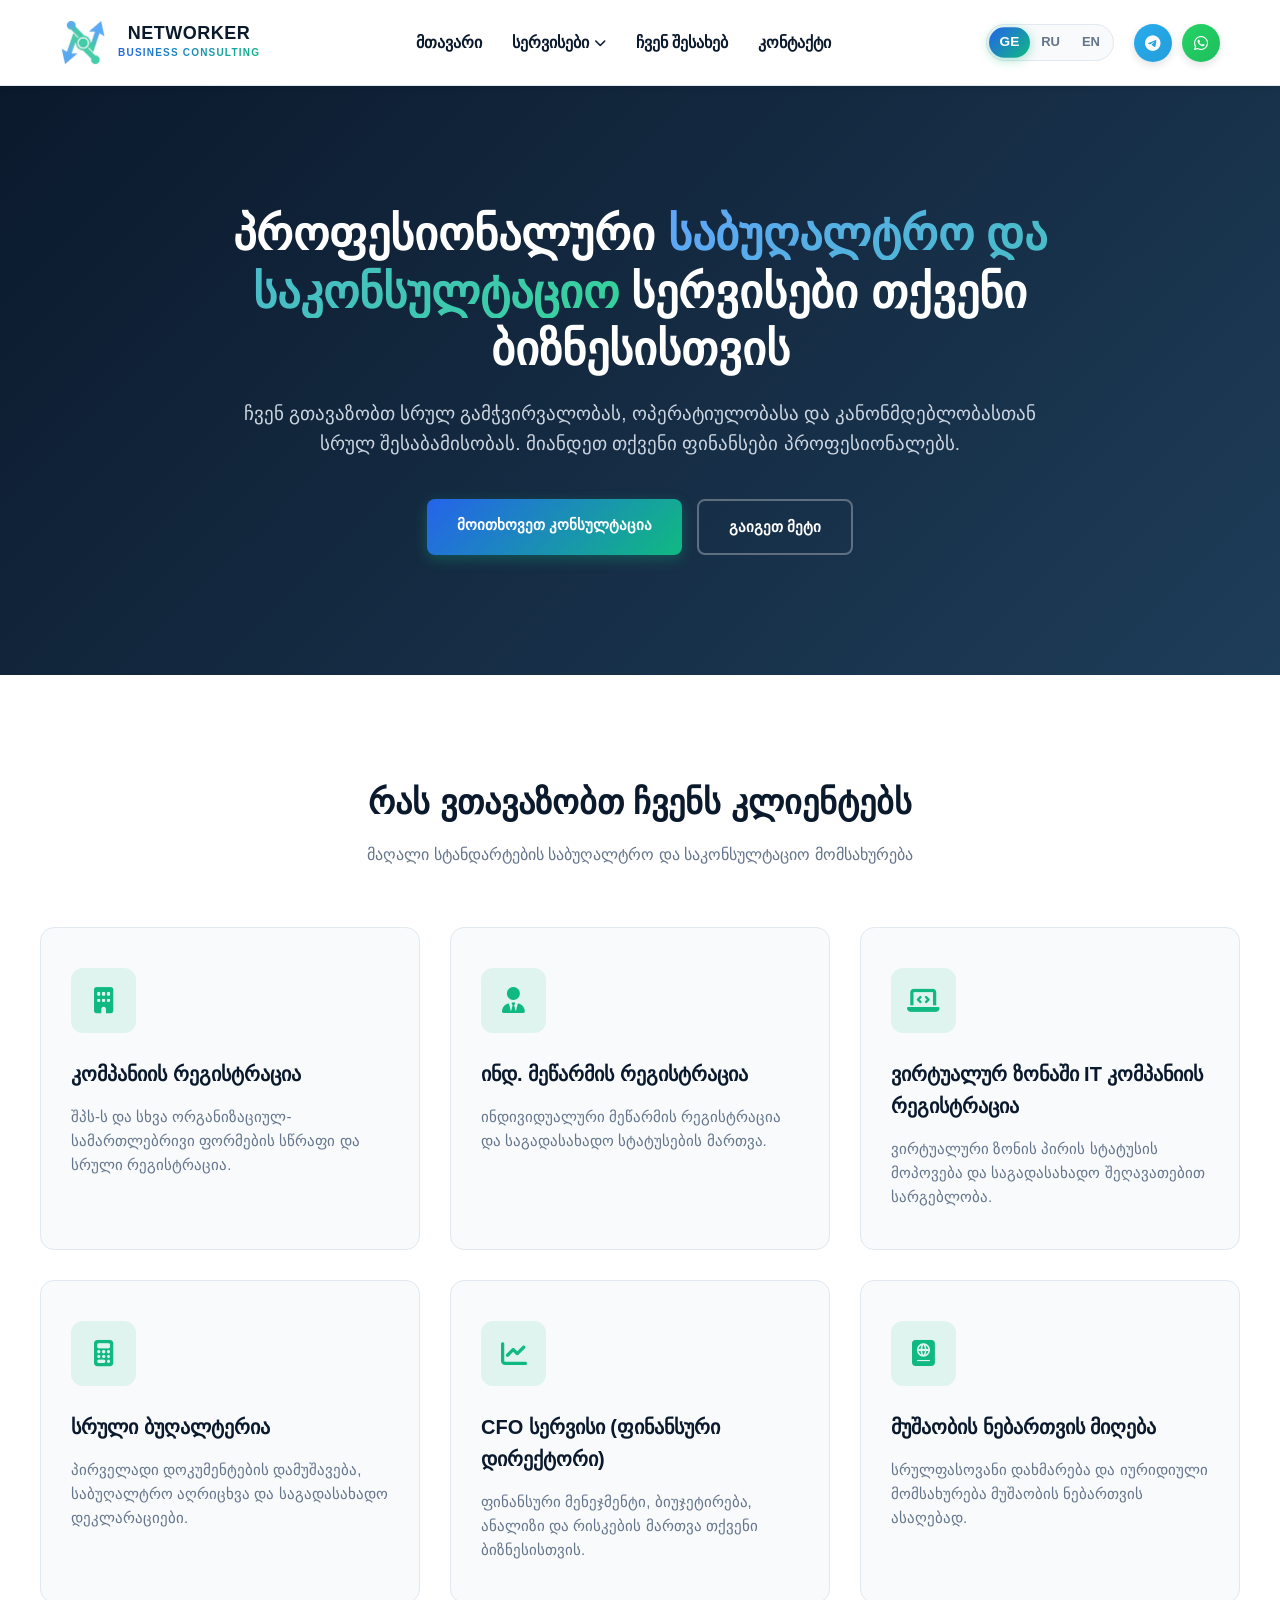
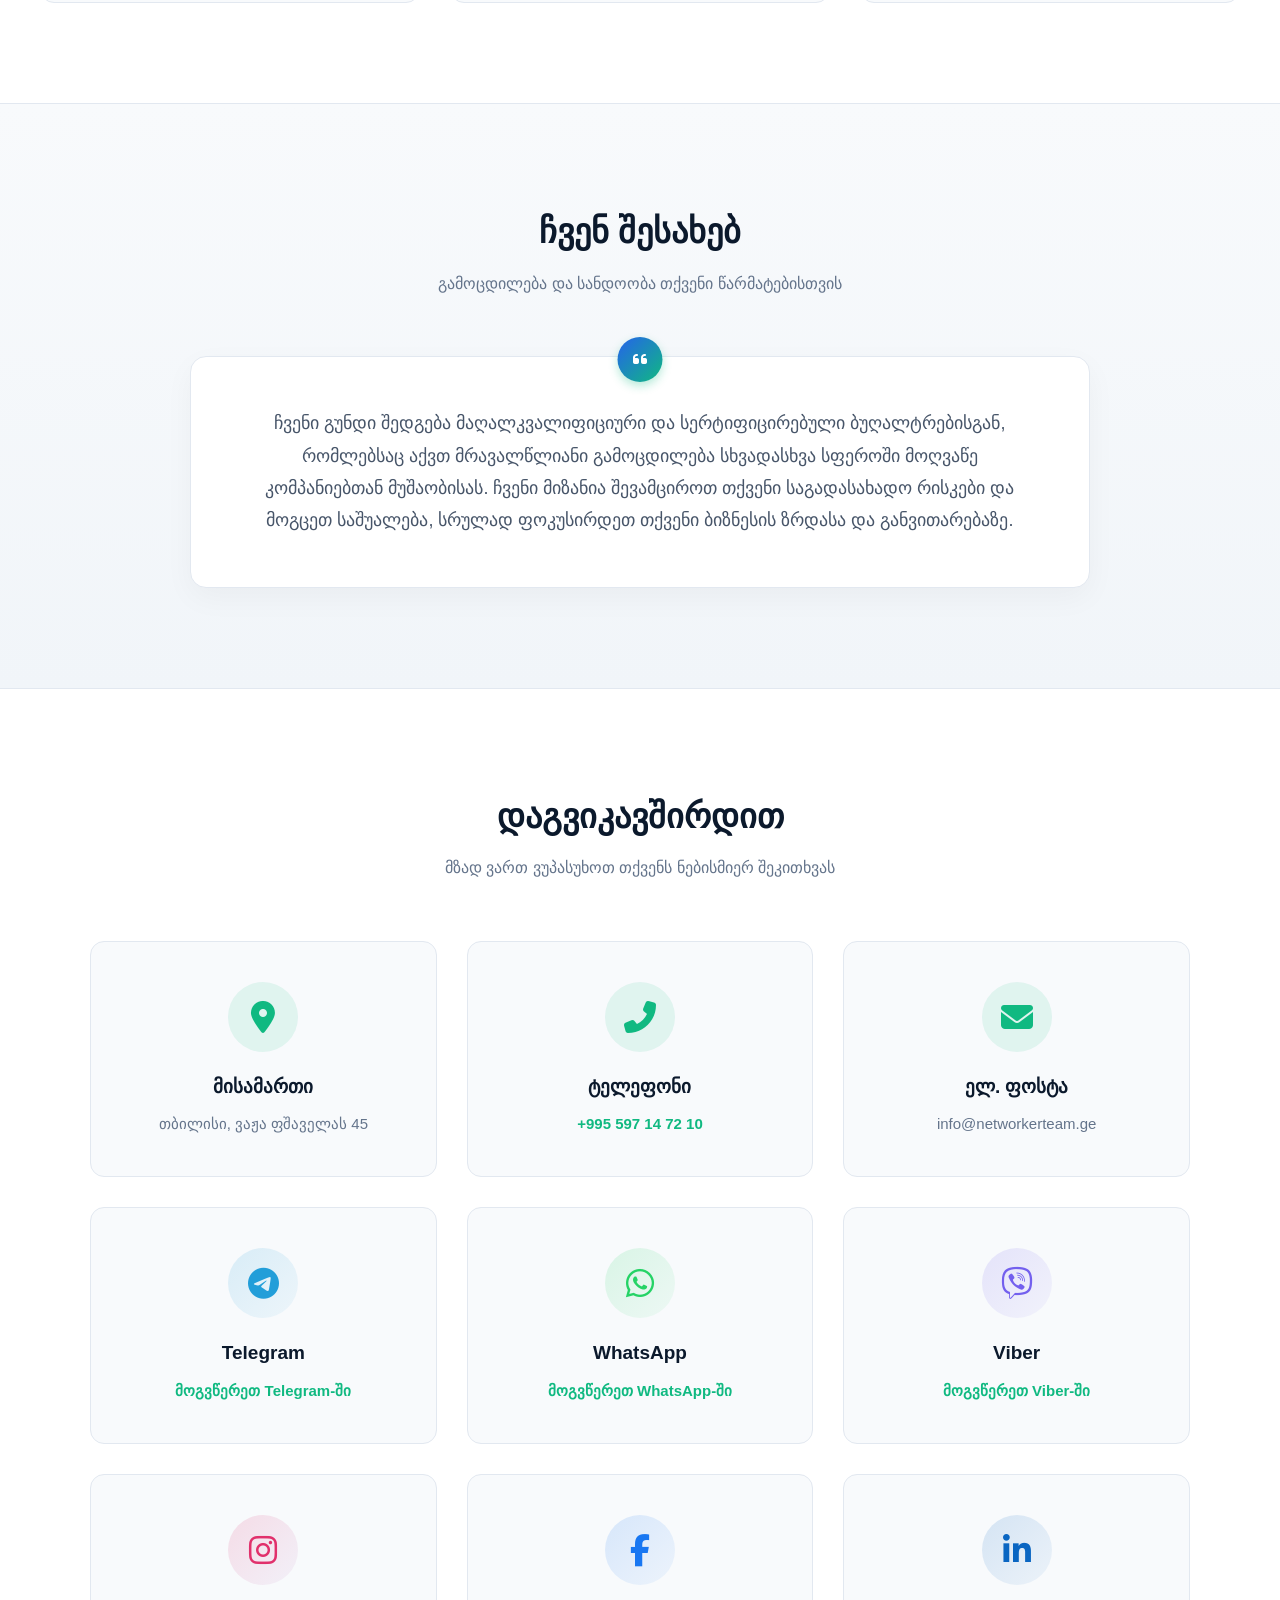
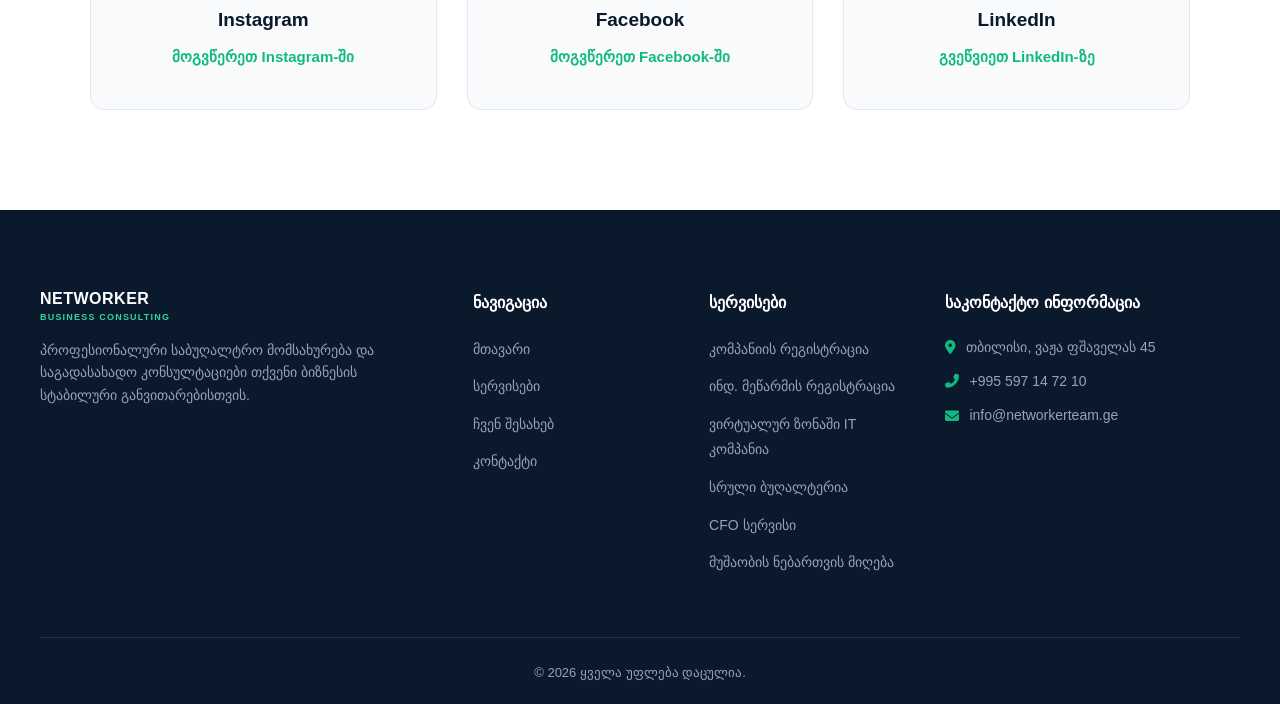
<file: index.html>
<!doctype html>
<html lang="ka">
  <head>
    <meta charset="UTF-8" />
    <meta name="viewport" content="width=device-width, initial-scale=1.0" />
    <title>პროფესიონალური საბუღალტრო მომსახურება - Accounting Services</title>
    <link rel="stylesheet" href="style.css" />
    <link
      rel="stylesheet"
      href="https://cdnjs.cloudflare.com/ajax/libs/font-awesome/6.4.0/css/all.min.css"
    />
  </head>
  <body>
    <!-- HEADER -->
    <header class="site-header">
      <div class="header-container">
        <div class="logo">
          <a href="#" class="brand-logo-link smooth-scroll" data-target="#">
            <img src="images/logo main.svg" alt="Logo" class="logo-img" />
            <div class="brand-text-container">
              <span class="brand-title">NETWORKER</span>
              <span class="brand-subtitle">BUSINESS CONSULTING</span>
            </div>
          </a>
        </div>

        <nav class="main-nav" id="mainNav">
          <ul class="nav-list">
            <li class="nav-item">
              <a href="#" class="smooth-scroll" data-target="#">მთავარი</a>
            </li>
            <li class="nav-item has-mega-menu">
              <a href="#services" class="services-toggle-link"
                >სერვისები <i class="fas fa-chevron-down nav-arrow"></i
              ></a>
              <div class="mega-menu">
                <div class="mega-menu-content">
                  <div class="mega-column" style="grid-column: span 12">
                    <h4>ჩვენი სერვისები</h4>
                    <ul class="services-dropdown-list">
                      <li>
                        <a href="#services" class="smooth-scroll"
                          ><i class="fas fa-building"></i> კომპანიის
                          რეგისტრაცია</a
                        >
                      </li>
                      <li>
                        <a href="#services" class="smooth-scroll"
                          ><i class="fas fa-user-tie"></i> ინდ. მეწარმის
                          რეგისტრაცია</a
                        >
                      </li>
                      <li>
                        <a href="#services" class="smooth-scroll"
                          ><i class="fas fa-laptop-code"></i> ვირტუალურ ზონაში
                          IT კომპანიის რეგისტრაცია</a
                        >
                      </li>
                      <li>
                        <a href="#services" class="smooth-scroll"
                          ><i class="fas fa-calculator"></i> სრული ბუღალტერია</a
                        >
                      </li>
                      <li>
                        <a href="#services" class="smooth-scroll"
                          ><i class="fas fa-chart-line"></i> CFO სერვისი
                          (ფინანსური დირექტორი)</a
                        >
                      </li>
                      <li>
                        <a href="#services" class="smooth-scroll"
                          ><i class="fas fa-passport"></i> მუშაობის ნებართვის
                          მიღება</a
                        >
                      </li>
                    </ul>
                  </div>
                </div>
              </div>
            </li>
            <li class="nav-item">
              <a href="#about" class="smooth-scroll">ჩვენ შესახებ</a>
            </li>
            <li class="nav-item">
              <a href="#contact" class="smooth-scroll">კონტაქტი</a>
            </li>
          </ul>
        </nav>

        <div class="header-utils">
          <div class="lang-switch-modern">
            <a href="index.html" class="lang-pill active" data-lang="ge">GE</a>
            <a href="index_ru.html" class="lang-pill" data-lang="ru">RU</a>
            <a href="index_en.html" class="lang-pill" data-lang="en">EN</a>
          </div>
          <div class="social-links header-socials-desktop">
            <a
              href="https://t.me/+995597205252"
              target="_blank"
              class="social-link telegram"
              title="Telegram"
              ><i class="fab fa-telegram-plane"></i
            ></a>
            <a
              href="https://wa.me/995597147210"
              target="_blank"
              class="social-link whatsapp"
              title="WhatsApp"
              ><i class="fab fa-whatsapp"></i
            ></a>
          </div>
          <button class="mobile-menu-toggle" id="menuToggle">
            <i class="fas fa-bars"></i>
          </button>
        </div>
      </div>
    </header>

    <!-- HERO SECTION -->
    <section class="hero-section">
      <div class="hero-container">
        <div class="hero-content">
          <h1>
            პროფესიონალური <span>საბუღალტრო და საკონსულტაციო</span> სერვისები
            თქვენი ბიზნესისთვის
          </h1>
          <p>
            ჩვენ გთავაზობთ სრულ გამჭვირვალობას, ოპერატიულობასა და
            კანონმდებლობასთან სრულ შესაბამისობას. მიანდეთ თქვენი ფინანსები
            პროფესიონალებს.
          </p>
          <div class="hero-buttons">
            <a href="#contact" class="btn-primary smooth-scroll"
              >მოითხოვეთ კონსულტაცია</a
            >
            <a href="#services" class="btn-secondary smooth-scroll"
              >გაიგეთ მეტი</a
            >
          </div>
        </div>
      </div>
    </section>

    <!-- SERVICES SECTION -->
    <section class="services-section" id="services">
      <div class="section-container">
        <div class="section-title">
          <h2>რას ვთავაზობთ ჩვენს კლიენტებს</h2>
          <p>მაღალი სტანდარტების საბუღალტრო და საკონსულტაციო მომსახურება</p>
        </div>
        <div class="services-grid">
          <div class="service-card">
            <div class="service-icon"><i class="fas fa-building"></i></div>
            <h3>კომპანიის რეგისტრაცია</h3>
            <p>
              შპს-ს და სხვა ორგანიზაციულ-სამართლებრივი ფორმების სწრაფი და სრული
              რეგისტრაცია.
            </p>
          </div>
          <div class="service-card">
            <div class="service-icon"><i class="fas fa-user-tie"></i></div>
            <h3>ინდ. მეწარმის რეგისტრაცია</h3>
            <p>
              ინდივიდუალური მეწარმის რეგისტრაცია და საგადასახადო სტატუსების
              მართვა.
            </p>
          </div>
          <div class="service-card">
            <div class="service-icon"><i class="fas fa-laptop-code"></i></div>
            <h3>ვირტუალურ ზონაში IT კომპანიის რეგისტრაცია</h3>
            <p>
              ვირტუალური ზონის პირის სტატუსის მოპოვება და საგადასახადო
              შეღავათებით სარგებლობა.
            </p>
          </div>
          <div class="service-card">
            <div class="service-icon"><i class="fas fa-calculator"></i></div>
            <h3>სრული ბუღალტერია</h3>
            <p>
              პირველადი დოკუმენტების დამუშავება, საბუღალტრო აღრიცხვა და
              საგადასახადო დეკლარაციები.
            </p>
          </div>
          <div class="service-card">
            <div class="service-icon"><i class="fas fa-chart-line"></i></div>
            <h3>CFO სერვისი (ფინანსური დირექტორი)</h3>
            <p>
              ფინანსური მენეჯმენტი, ბიუჯეტირება, ანალიზი და რისკების მართვა
              თქვენი ბიზნესისთვის.
            </p>
          </div>
          <div class="service-card">
            <div class="service-icon"><i class="fas fa-passport"></i></div>
            <h3>მუშაობის ნებართვის მიღება</h3>
            <p>
              სრულფასოვანი დახმარება და იურიდიული მომსახურება მუშაობის ნებართვის
              ასაღებად.
            </p>
          </div>
        </div>
      </div>
    </section>

    <!-- ABOUT SECTION -->
    <section class="about-section" id="about">
      <div class="section-container">
        <div class="section-title">
          <h2>ჩვენ შესახებ</h2>
          <p>გამოცდილება და სანდოობა თქვენი წარმატებისთვის</p>
        </div>
        <div class="about-content">
          <p>
            ჩვენი გუნდი შედგება მაღალკვალიფიციური და სერტიფიცირებული
            ბუღალტრებისგან, რომლებსაც აქვთ მრავალწლიანი გამოცდილება სხვადასხვა
            სფეროში მოღვაწე კომპანიებთან მუშაობისას. ჩვენი მიზანია შევამციროთ
            თქვენი საგადასახადო რისკები და მოგცეთ საშუალება, სრულად ფოკუსირდეთ
            თქვენი ბიზნესის ზრდასა და განვითარებაზე.
          </p>
        </div>
      </div>
    </section>

    <!-- CONTACT SECTION -->
    <section class="contact-section" id="contact">
      <div class="section-container">
        <div class="section-title">
          <h2>დაგვიკავშირდით</h2>
          <p>მზად ვართ ვუპასუხოთ თქვენს ნებისმიერ შეკითხვას</p>
        </div>
        <div class="contact-grid">
          <div class="contact-info-card">
            <i class="fas fa-map-marker-alt"></i>
            <h3>მისამართი</h3>
            <p>თბილისი, ვაჟა ფშაველას 45</p>
          </div>
          <div class="contact-info-card phone-card">
            <i class="fas fa-phone-alt"></i>
            <h3>ტელეფონი</h3>
            <p>
              <a href="tel:+995597147210" class="contact-link"
                >+995 597 14 72 10</a
              >
            </p>
          </div>
          <div class="contact-info-card">
            <i class="fas fa-envelope"></i>
            <h3>ელ. ფოსტა</h3>
            <p>info@networkerteam.ge</p>
          </div>
          <div class="contact-info-card telegram-card">
            <i class="fab fa-telegram-plane"></i>
            <h3>Telegram</h3>
            <p>
              <a
                href="https://t.me/+995597205252"
                target="_blank"
                class="contact-link"
                >მოგვწერეთ Telegram-ში</a
              >
            </p>
          </div>
          <div class="contact-info-card whatsapp-card">
            <i class="fab fa-whatsapp"></i>
            <h3>WhatsApp</h3>
            <p>
              <a
                href="https://wa.me/995597147210"
                target="_blank"
                class="contact-link"
                >მოგვწერეთ WhatsApp-ში</a
              >
            </p>
          </div>
          <div class="contact-info-card viber-card">
            <i class="fab fa-viber"></i>
            <h3>Viber</h3>
            <p>
              <a
                href="viber://add?number=995597205252"
                target="_blank"
                class="contact-link"
                >მოგვწერეთ Viber-ში</a
              >
            </p>
          </div>
          <div class="contact-info-card instagram-card">
            <i class="fab fa-instagram"></i>
            <h3>Instagram</h3>
            <p>
              <a
                href="https://www.instagram.com/team.networker/"
                target="_blank"
                class="contact-link"
                >მოგვწერეთ Instagram-ში</a
              >
            </p>
          </div>
          <div class="contact-info-card facebook-card">
            <i class="fab fa-facebook-f"></i>
            <h3>Facebook</h3>
            <p>
              <a
                href="https://www.facebook.com/profile.php?id=61586478260311"
                target="_blank"
                class="contact-link"
                >მოგვწერეთ Facebook-ში</a
              >
            </p>
          </div>
          <div class="contact-info-card linkedin-card">
            <i class="fab fa-linkedin-in"></i>
            <h3>LinkedIn</h3>
            <p>
              <a
                href="https://www.linkedin.com/company/networker-team/"
                target="_blank"
                class="contact-link"
                >გვეწვიეთ LinkedIn-ზე</a
              >
            </p>
          </div>
        </div>
      </div>
    </section>

    <!-- FOOTER -->
    <footer class="site-footer">
      <div class="footer-container">
        <div class="footer-col">
          <div class="footer-brand-container">
            <div class="footer-brand-text-container">
              <span class="footer-brand-title">NETWORKER</span>
              <span class="footer-brand-subtitle">BUSINESS CONSULTING</span>
            </div>
          </div>
          <p class="footer-desc">
            პროფესიონალური საბუღალტრო მომსახურება და საგადასახადო კონსულტაციები
            თქვენი ბიზნესის სტაბილური განვითარებისთვის.
          </p>
        </div>
        <div class="footer-col">
          <h4>ნავიგაცია</h4>
          <ul class="footer-links">
            <li>
              <a href="#" class="smooth-scroll" data-target="#">მთავარი</a>
            </li>
            <li><a href="#services" class="smooth-scroll">სერვისები</a></li>
            <li><a href="#about" class="smooth-scroll">ჩვენ შესახებ</a></li>
            <li><a href="#contact" class="smooth-scroll">კონტაქტი</a></li>
          </ul>
        </div>
        <div class="footer-col">
          <h4>სერვისები</h4>
          <ul class="footer-links">
            <li>
              <a href="#services" class="smooth-scroll"
                >კომპანიის რეგისტრაცია</a
              >
            </li>
            <li>
              <a href="#services" class="smooth-scroll"
                >ინდ. მეწარმის რეგისტრაცია</a
              >
            </li>
            <li>
              <a href="#services" class="smooth-scroll"
                >ვირტუალურ ზონაში IT კომპანია</a
              >
            </li>
            <li>
              <a href="#services" class="smooth-scroll">სრული ბუღალტერია</a>
            </li>
            <li><a href="#services" class="smooth-scroll">CFO სერვისი</a></li>
            <li>
              <a href="#services" class="smooth-scroll"
                >მუშაობის ნებართვის მიღება</a
              >
            </li>
          </ul>
        </div>
        <div class="footer-col">
          <h4>საკონტაქტო ინფორმაცია</h4>
          <ul class="footer-contact-info">
            <li>
              <i class="fas fa-map-marker-alt"></i> თბილისი, ვაჟა ფშაველას 45
            </li>
            <li><i class="fas fa-phone-alt"></i> +995 597 14 72 10</li>
            <li><i class="fas fa-envelope"></i> info@networkerteam.ge</li>
          </ul>
        </div>
      </div>
      <div class="footer-bottom">
        <p>&copy; 2026 ყველა უფლება დაცულია.</p>
      </div>
    </footer>

    <script src="script.js"></script>
  </body>
</html>
</file>
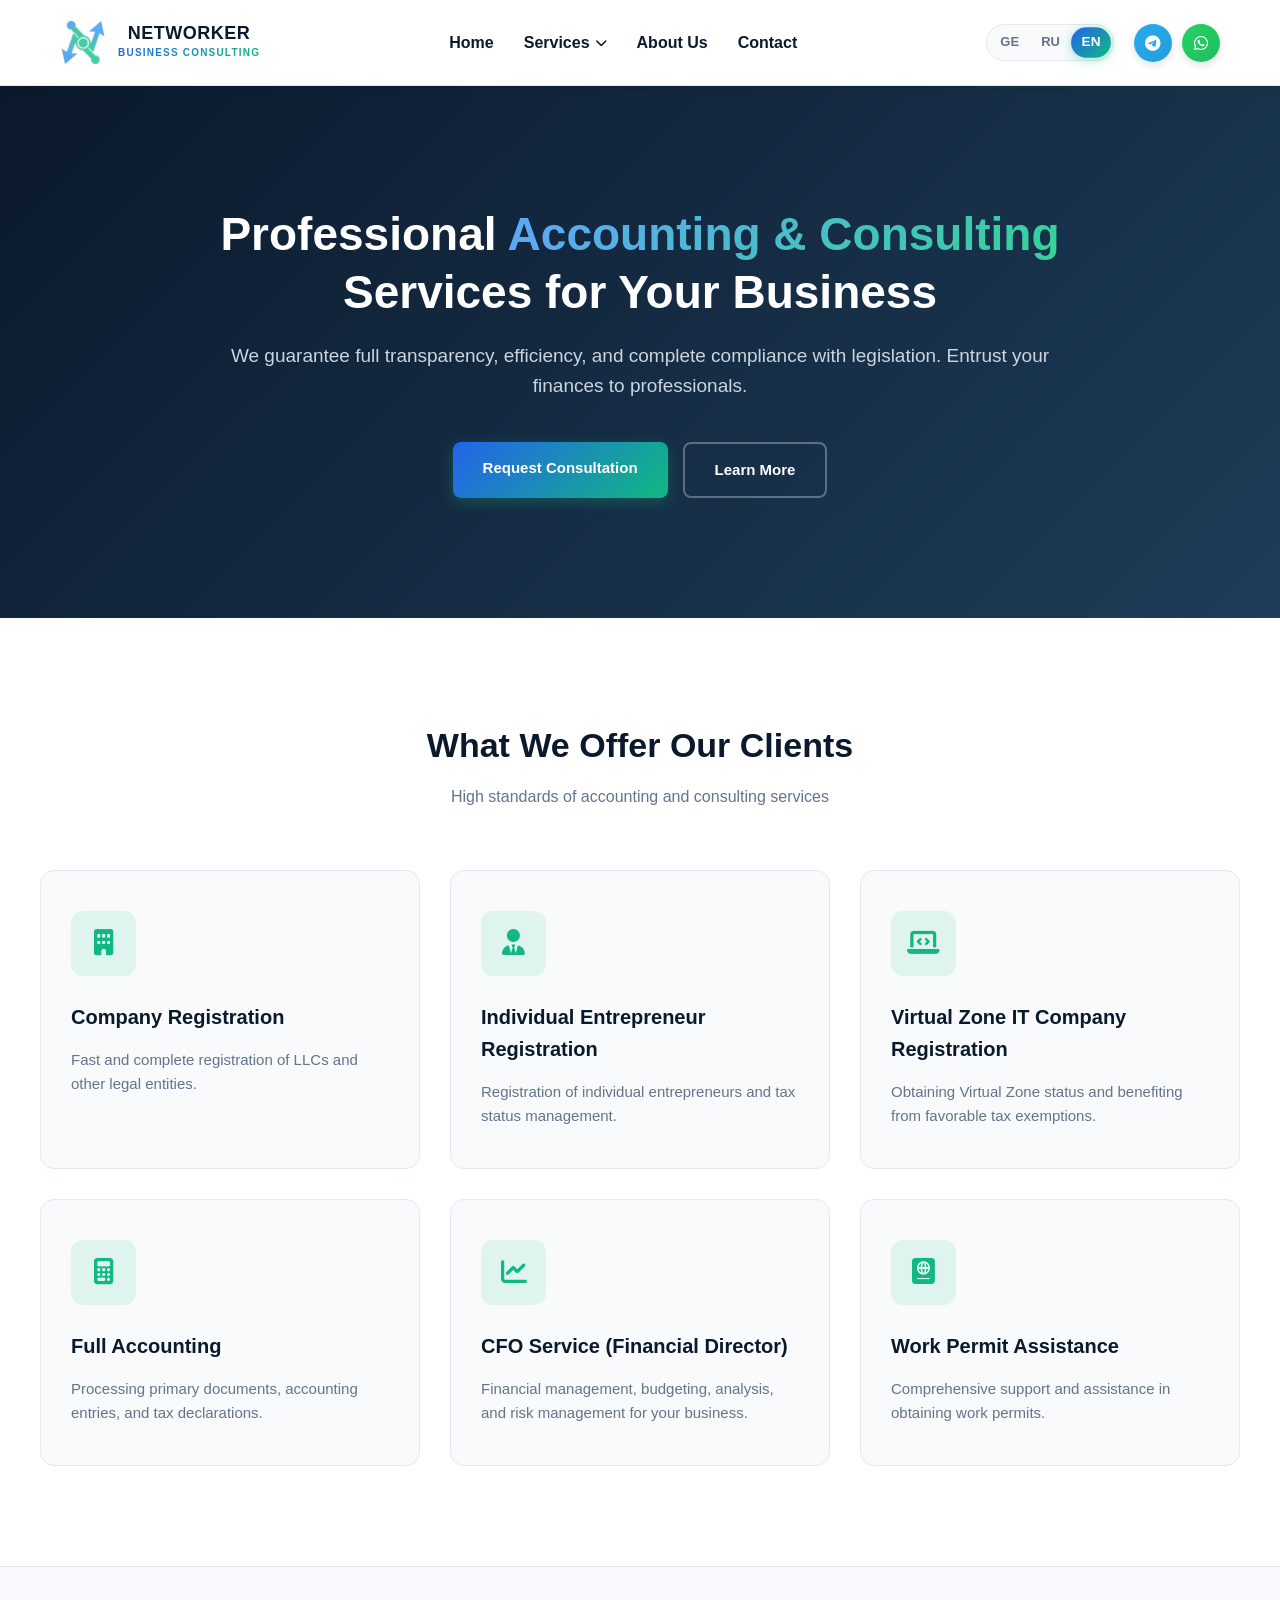
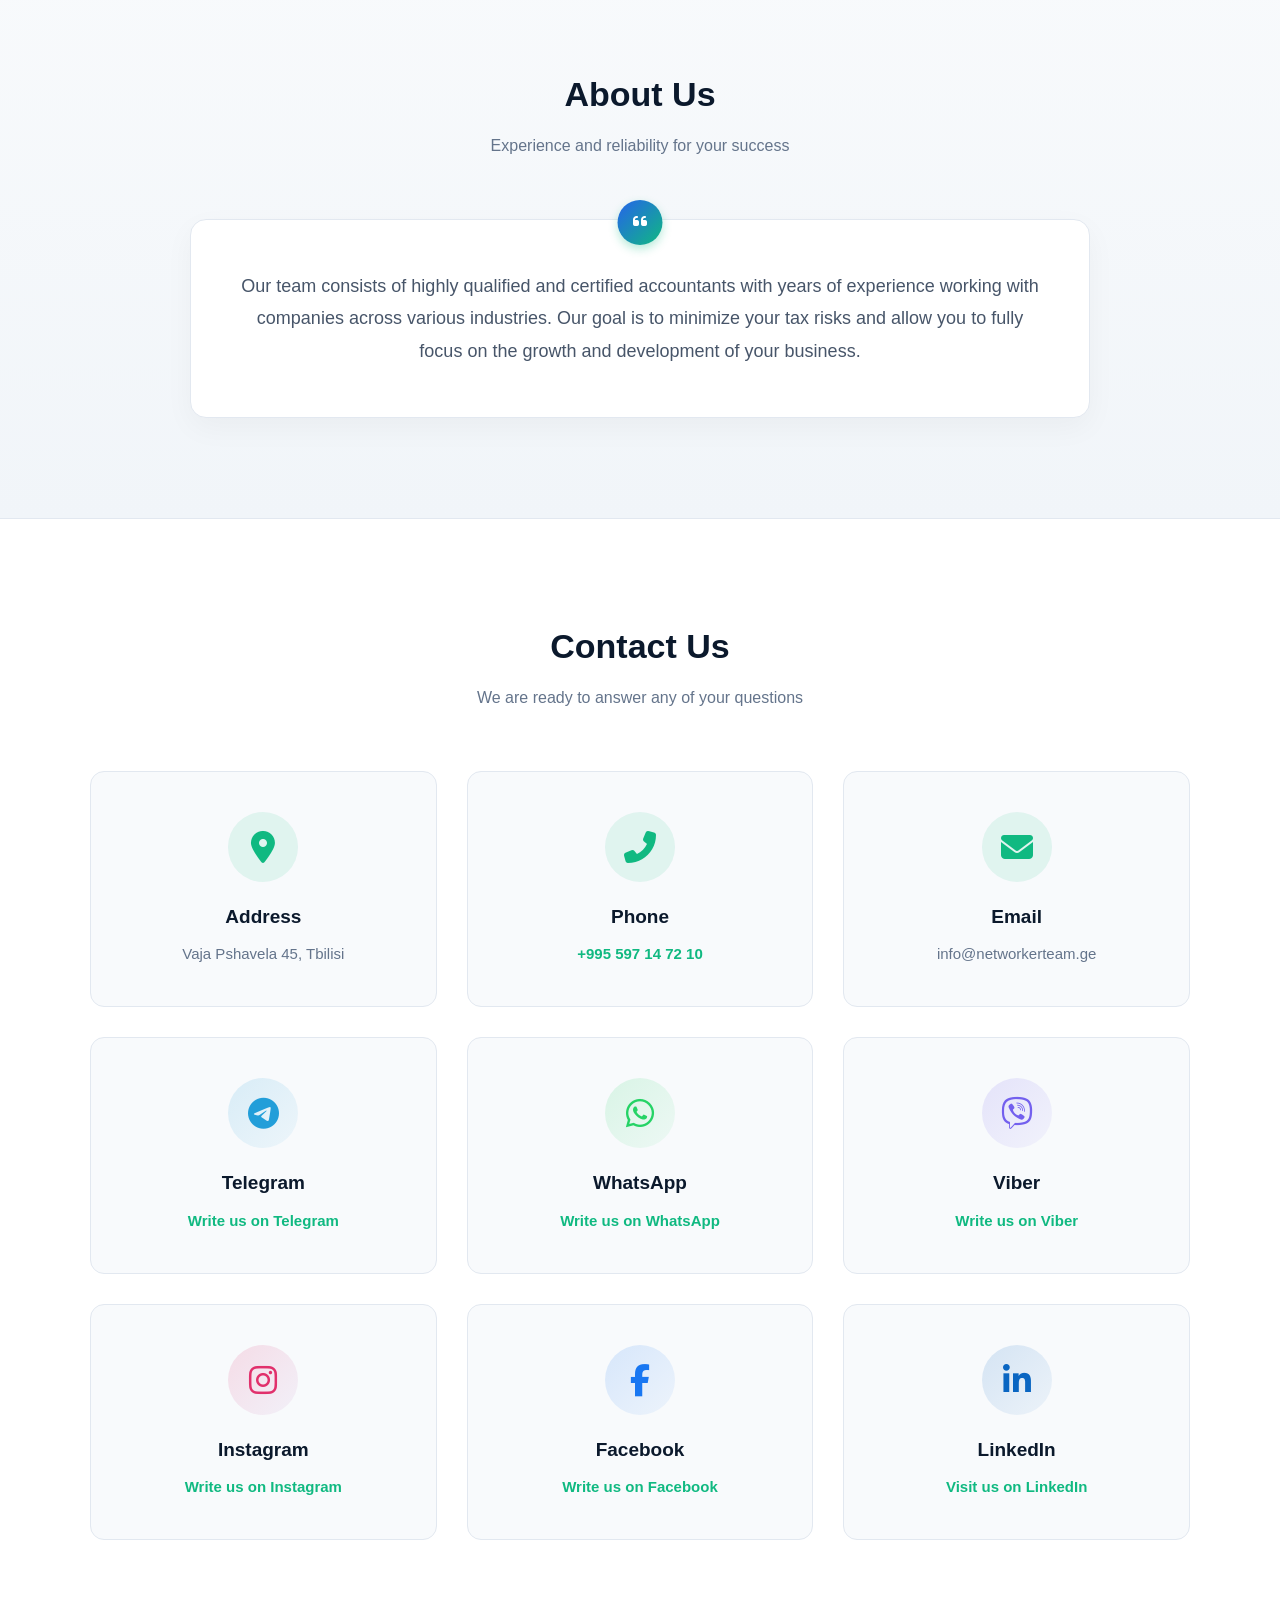
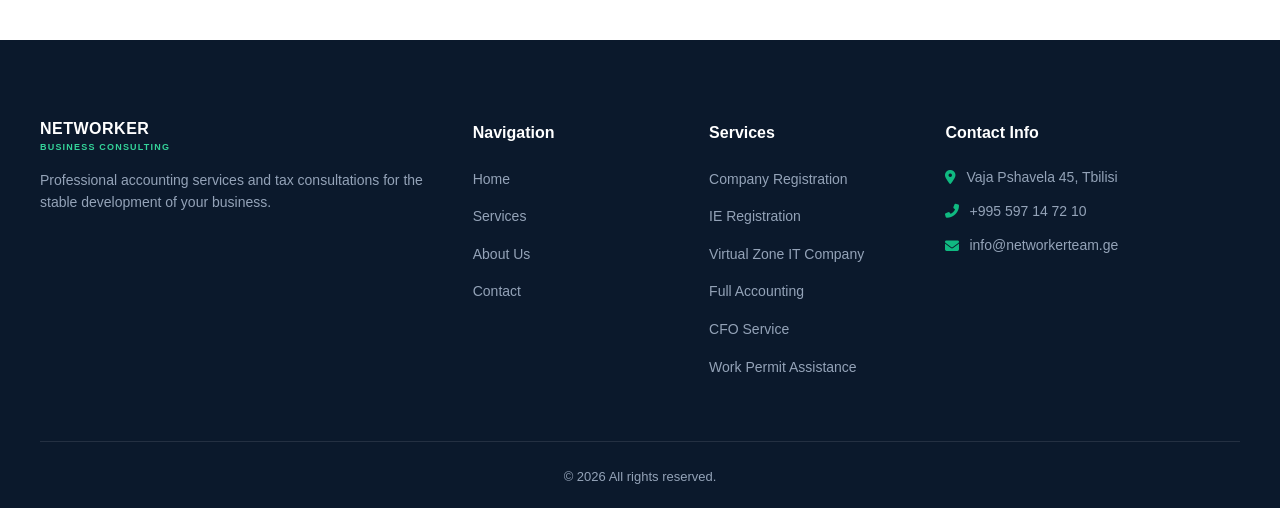
<file: index_en.html>
<!doctype html>
<html lang="en">
  <head>
    <meta charset="UTF-8" />
    <meta name="viewport" content="width=device-width, initial-scale=1.0" />
    <title>Professional Accounting Services - Accounting Services</title>
    <link rel="stylesheet" href="style.css" />
    <link
      rel="stylesheet"
      href="https://cdnjs.cloudflare.com/ajax/libs/font-awesome/6.4.0/css/all.min.css"
    />
  </head>
  <body>
    <!-- HEADER -->
    <header class="site-header">
      <div class="header-container">
        <div class="logo">
          <a href="#" class="brand-logo-link smooth-scroll" data-target="#">
            <img src="images/logo main.svg" alt="Logo" class="logo-img" />
            <div class="brand-text-container">
              <span class="brand-title">NETWORKER</span>
              <span class="brand-subtitle">BUSINESS CONSULTING</span>
            </div>
          </a>
        </div>

        <nav class="main-nav" id="mainNav">
          <ul class="nav-list">
            <li class="nav-item">
              <a href="#" class="smooth-scroll" data-target="#">Home</a>
            </li>
            <li class="nav-item has-mega-menu">
              <a href="#services" class="services-toggle-link"
                >Services <i class="fas fa-chevron-down nav-arrow"></i
              ></a>
              <div class="mega-menu">
                <div class="mega-menu-content">
                  <div class="mega-column" style="grid-column: span 12">
                    <h4>Our Services</h4>
                    <ul class="services-dropdown-list">
                      <li>
                        <a href="#services" class="smooth-scroll"
                          ><i class="fas fa-building"></i> Company
                          Registration</a
                        >
                      </li>
                      <li>
                        <a href="#services" class="smooth-scroll"
                          ><i class="fas fa-user-tie"></i> Individual
                          Entrepreneur Registration</a
                        >
                      </li>
                      <li>
                        <a href="#services" class="smooth-scroll"
                          ><i class="fas fa-laptop-code"></i> Virtual Zone IT
                          Company Registration</a
                        >
                      </li>
                      <li>
                        <a href="#services" class="smooth-scroll"
                          ><i class="fas fa-calculator"></i> Full Accounting</a
                        >
                      </li>
                      <li>
                        <a href="#services" class="smooth-scroll"
                          ><i class="fas fa-chart-line"></i> CFO Service
                          (Financial Director)</a
                        >
                      </li>
                      <li>
                        <a href="#services" class="smooth-scroll"
                          ><i class="fas fa-passport"></i> Work Permit
                          Assistance</a
                        >
                      </li>
                    </ul>
                  </div>
                </div>
              </div>
            </li>
            <li class="nav-item">
              <a href="#about" class="smooth-scroll">About Us</a>
            </li>
            <li class="nav-item">
              <a href="#contact" class="smooth-scroll">Contact</a>
            </li>
          </ul>
        </nav>

        <div class="header-utils">
          <div class="lang-switch-modern">
            <a href="index.html" class="lang-pill" data-lang="ge">GE</a>
            <a href="index_ru.html" class="lang-pill" data-lang="ru">RU</a>
            <a href="index_en.html" class="lang-pill active" data-lang="en"
              >EN</a
            >
          </div>
          <div class="social-links header-socials-desktop">
            <a
              href="https://t.me/+995597205252"
              target="_blank"
              class="social-link telegram"
              title="Telegram"
              ><i class="fab fa-telegram-plane"></i
            ></a>
            <a
              href="https://wa.me/995597147210"
              target="_blank"
              class="social-link whatsapp"
              title="WhatsApp"
              ><i class="fab fa-whatsapp"></i
            ></a>
          </div>
          <button class="mobile-menu-toggle" id="menuToggle">
            <i class="fas fa-bars"></i>
          </button>
        </div>
      </div>
    </header>

    <!-- HERO SECTION -->
    <section class="hero-section">
      <div class="hero-container">
        <div class="hero-content">
          <h1>
            Professional <span>Accounting & Consulting</span> Services for Your
            Business
          </h1>
          <p>
            We guarantee full transparency, efficiency, and complete compliance
            with legislation. Entrust your finances to professionals.
          </p>
          <div class="hero-buttons">
            <a href="#contact" class="btn-primary smooth-scroll"
              >Request Consultation</a
            >
            <a href="#services" class="btn-secondary smooth-scroll"
              >Learn More</a
            >
          </div>
        </div>
      </div>
    </section>

    <!-- SERVICES SECTION -->
    <section class="services-section" id="services">
      <div class="section-container">
        <div class="section-title">
          <h2>What We Offer Our Clients</h2>
          <p>High standards of accounting and consulting services</p>
        </div>
        <div class="services-grid">
          <div class="service-card">
            <div class="service-icon"><i class="fas fa-building"></i></div>
            <h3>Company Registration</h3>
            <p>
              Fast and complete registration of LLCs and other legal entities.
            </p>
          </div>
          <div class="service-card">
            <div class="service-icon"><i class="fas fa-user-tie"></i></div>
            <h3>Individual Entrepreneur Registration</h3>
            <p>
              Registration of individual entrepreneurs and tax status
              management.
            </p>
          </div>
          <div class="service-card">
            <div class="service-icon"><i class="fas fa-laptop-code"></i></div>
            <h3>Virtual Zone IT Company Registration</h3>
            <p>
              Obtaining Virtual Zone status and benefiting from favorable tax
              exemptions.
            </p>
          </div>
          <div class="service-card">
            <div class="service-icon"><i class="fas fa-calculator"></i></div>
            <h3>Full Accounting</h3>
            <p>
              Processing primary documents, accounting entries, and tax
              declarations.
            </p>
          </div>
          <div class="service-card">
            <div class="service-icon"><i class="fas fa-chart-line"></i></div>
            <h3>CFO Service (Financial Director)</h3>
            <p>
              Financial management, budgeting, analysis, and risk management for
              your business.
            </p>
          </div>
          <div class="service-card">
            <div class="service-icon"><i class="fas fa-passport"></i></div>
            <h3>Work Permit Assistance</h3>
            <p>
              Comprehensive support and assistance in obtaining work permits.
            </p>
          </div>
        </div>
      </div>
    </section>

    <!-- ABOUT SECTION -->
    <section class="about-section" id="about">
      <div class="section-container">
        <div class="section-title">
          <h2>About Us</h2>
          <p>Experience and reliability for your success</p>
        </div>
        <div class="about-content">
          <p>
            Our team consists of highly qualified and certified accountants with
            years of experience working with companies across various
            industries. Our goal is to minimize your tax risks and allow you to
            fully focus on the growth and development of your business.
          </p>
        </div>
      </div>
    </section>

    <!-- CONTACT SECTION -->
    <section class="contact-section" id="contact">
      <div class="section-container">
        <div class="section-title">
          <h2>Contact Us</h2>
          <p>We are ready to answer any of your questions</p>
        </div>
        <div class="contact-grid">
          <div class="contact-info-card">
            <i class="fas fa-map-marker-alt"></i>
            <h3>Address</h3>
            <p>Vaja Pshavela 45, Tbilisi</p>
          </div>
          <div class="contact-info-card phone-card">
            <i class="fas fa-phone-alt"></i>
            <h3>Phone</h3>
            <p>
              <a href="tel:+995597147210" class="contact-link"
                >+995 597 14 72 10</a
              >
            </p>
          </div>
          <div class="contact-info-card">
            <i class="fas fa-envelope"></i>
            <h3>Email</h3>
            <p>info@networkerteam.ge</p>
          </div>
          <div class="contact-info-card telegram-card">
            <i class="fab fa-telegram-plane"></i>
            <h3>Telegram</h3>
            <p>
              <a
                href="https://t.me/+995597205252"
                target="_blank"
                class="contact-link"
                >Write us on Telegram</a
              >
            </p>
          </div>
          <div class="contact-info-card whatsapp-card">
            <i class="fab fa-whatsapp"></i>
            <h3>WhatsApp</h3>
            <p>
              <a
                href="https://wa.me/995597147210"
                target="_blank"
                class="contact-link"
                >Write us on WhatsApp</a
              >
            </p>
          </div>
          <div class="contact-info-card viber-card">
            <i class="fab fa-viber"></i>
            <h3>Viber</h3>
            <p>
              <a
                href="viber://add?number=995597205252"
                target="_blank"
                class="contact-link"
                >Write us on Viber</a
              >
            </p>
          </div>
          <div class="contact-info-card instagram-card">
            <i class="fab fa-instagram"></i>
            <h3>Instagram</h3>
            <p>
              <a
                href="https://www.instagram.com/team.networker/"
                target="_blank"
                class="contact-link"
                >Write us on Instagram</a
              >
            </p>
          </div>
          <div class="contact-info-card facebook-card">
            <i class="fab fa-facebook-f"></i>
            <h3>Facebook</h3>
            <p>
              <a
                href="https://www.facebook.com/profile.php?id=61586478260311"
                target="_blank"
                class="contact-link"
                >Write us on Facebook</a
              >
            </p>
          </div>
          <div class="contact-info-card linkedin-card">
            <i class="fab fa-linkedin-in"></i>
            <h3>LinkedIn</h3>
            <p>
              <a
                href="https://www.linkedin.com/company/networker-team/"
                target="_blank"
                class="contact-link"
                >Visit us on LinkedIn</a
              >
            </p>
          </div>
        </div>
      </div>
    </section>

    <!-- FOOTER -->
    <footer class="site-footer">
      <div class="footer-container">
        <div class="footer-col">
          <div class="footer-brand-container">
            <div class="footer-brand-text-container">
              <span class="footer-brand-title">NETWORKER</span>
              <span class="footer-brand-subtitle">BUSINESS CONSULTING</span>
            </div>
          </div>
          <p class="footer-desc">
            Professional accounting services and tax consultations for the
            stable development of your business.
          </p>
        </div>
        <div class="footer-col">
          <h4>Navigation</h4>
          <ul class="footer-links">
            <li><a href="#" class="smooth-scroll" data-target="#">Home</a></li>
            <li><a href="#services" class="smooth-scroll">Services</a></li>
            <li><a href="#about" class="smooth-scroll">About Us</a></li>
            <li><a href="#contact" class="smooth-scroll">Contact</a></li>
          </ul>
        </div>
        <div class="footer-col">
          <h4>Services</h4>
          <ul class="footer-links">
            <li>
              <a href="#services" class="smooth-scroll">Company Registration</a>
            </li>
            <li>
              <a href="#services" class="smooth-scroll">IE Registration</a>
            </li>
            <li>
              <a href="#services" class="smooth-scroll"
                >Virtual Zone IT Company</a
              >
            </li>
            <li>
              <a href="#services" class="smooth-scroll">Full Accounting</a>
            </li>
            <li><a href="#services" class="smooth-scroll">CFO Service</a></li>
            <li>
              <a href="#services" class="smooth-scroll"
                >Work Permit Assistance</a
              >
            </li>
          </ul>
        </div>
        <div class="footer-col">
          <h4>Contact Info</h4>
          <ul class="footer-contact-info">
            <li>
              <i class="fas fa-map-marker-alt"></i> Vaja Pshavela 45, Tbilisi
            </li>
            <li><i class="fas fa-phone-alt"></i> +995 597 14 72 10</li>
            <li><i class="fas fa-envelope"></i> info@networkerteam.ge</li>
          </ul>
        </div>
      </div>
      <div class="footer-bottom">
        <p>&copy; 2026 All rights reserved.</p>
      </div>
    </footer>

    <script src="script.js"></script>
  </body>
</html>
</file>
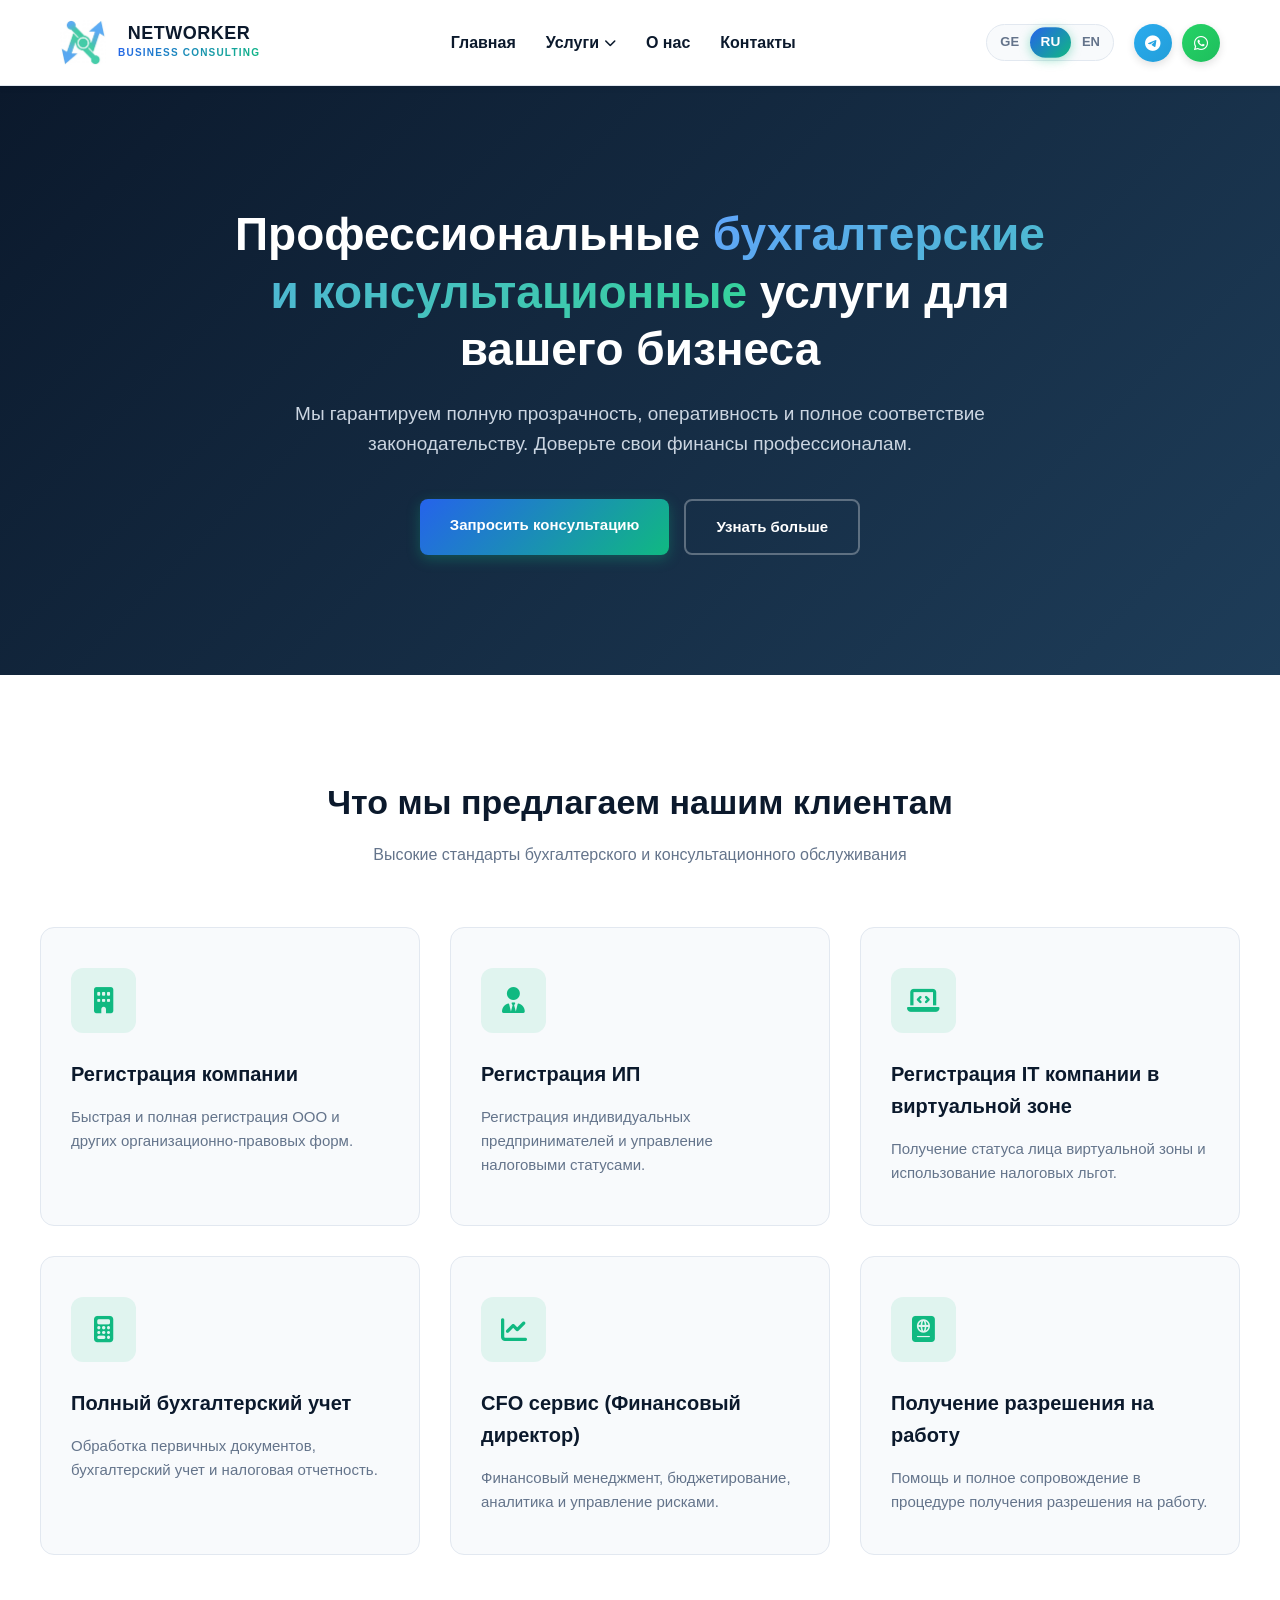
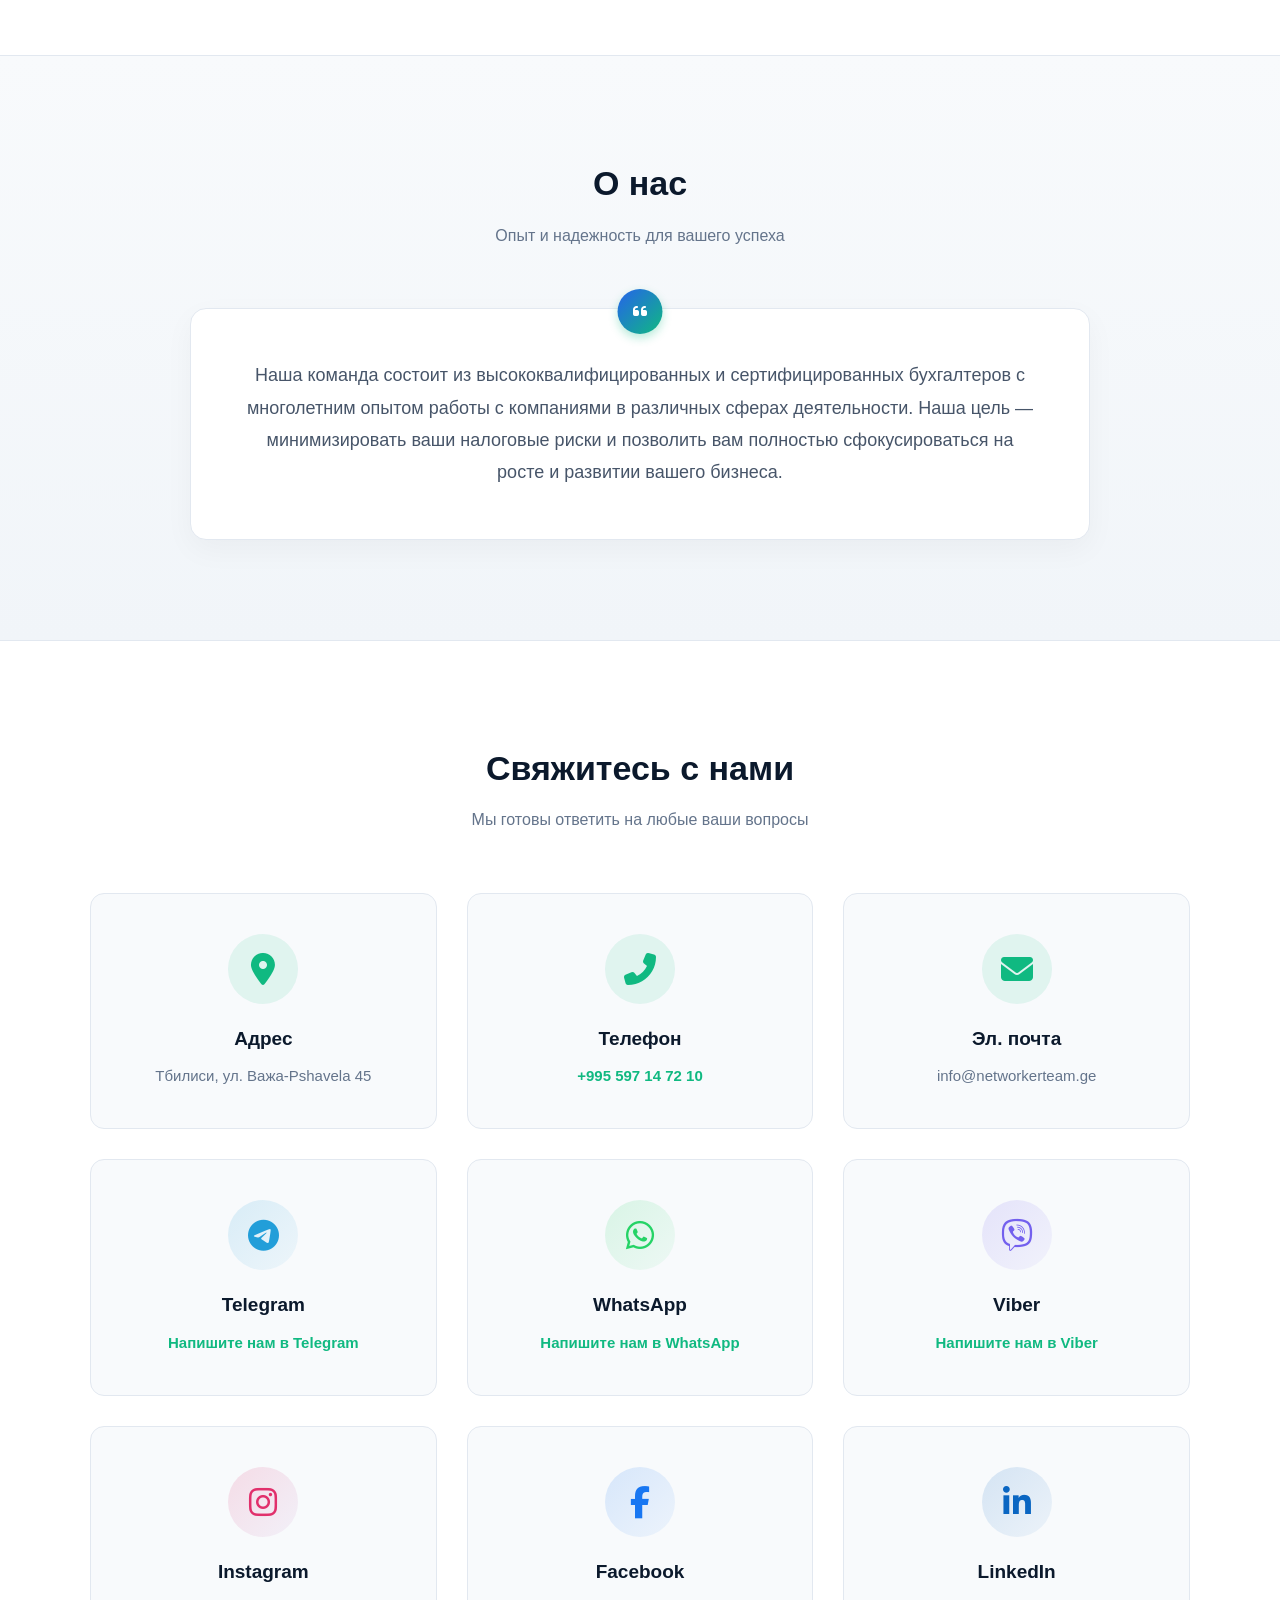
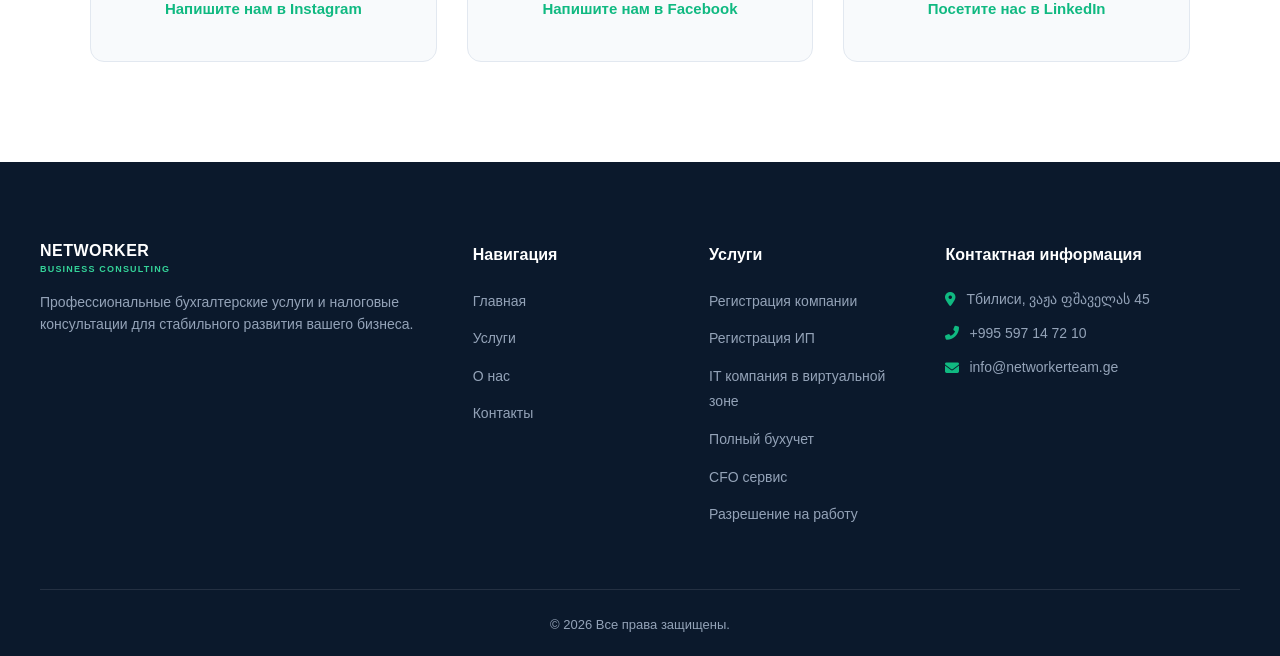
<file: index_ru.html>
<!doctype html>
<html lang="ru">
  <head>
    <meta charset="UTF-8" />
    <meta name="viewport" content="width=device-width, initial-scale=1.0" />
    <title>Профессиональные бухгалтерские услуги - Accounting Services</title>
    <link rel="stylesheet" href="style.css" />
    <link
      rel="stylesheet"
      href="https://cdnjs.cloudflare.com/ajax/libs/font-awesome/6.4.0/css/all.min.css"
    />
  </head>
  <body>
    <!-- HEADER -->
    <header class="site-header">
      <div class="header-container">
        <div class="logo">
          <a href="#" class="brand-logo-link smooth-scroll" data-target="#">
            <img src="images/logo main.svg" alt="Logo" class="logo-img" />
            <div class="brand-text-container">
              <span class="brand-title">NETWORKER</span>
              <span class="brand-subtitle">BUSINESS CONSULTING</span>
            </div>
          </a>
        </div>

        <nav class="main-nav" id="mainNav">
          <ul class="nav-list">
            <li class="nav-item">
              <a href="#" class="smooth-scroll" data-target="#">Главная</a>
            </li>
            <li class="nav-item has-mega-menu">
              <a href="#services" class="services-toggle-link"
                >Услуги <i class="fas fa-chevron-down nav-arrow"></i
              ></a>
              <div class="mega-menu">
                <div class="mega-menu-content">
                  <div class="mega-column" style="grid-column: span 12">
                    <h4>Наши услуги</h4>
                    <ul class="services-dropdown-list">
                      <li>
                        <a href="#services" class="smooth-scroll"
                          ><i class="fas fa-building"></i> Регистрация
                          компании</a
                        >
                      </li>
                      <li>
                        <a href="#services" class="smooth-scroll"
                          ><i class="fas fa-user-tie"></i> Регистрация ИП</a
                        >
                      </li>
                      <li>
                        <a href="#services" class="smooth-scroll"
                          ><i class="fas fa-laptop-code"></i> Регистрация IT
                          компании в виртуальной зоне</a
                        >
                      </li>
                      <li>
                        <a href="#services" class="smooth-scroll"
                          ><i class="fas fa-calculator"></i> Полный
                          бухгалтерский учет</a
                        >
                      </li>
                      <li>
                        <a href="#services" class="smooth-scroll"
                          ><i class="fas fa-chart-line"></i> CFO сервис
                          (Финансовый директор)</a
                        >
                      </li>
                      <li>
                        <a href="#services" class="smooth-scroll"
                          ><i class="fas fa-passport"></i> Получение разрешения
                          на работу</a
                        >
                      </li>
                    </ul>
                  </div>
                </div>
              </div>
            </li>
            <li class="nav-item">
              <a href="#about" class="smooth-scroll">О нас</a>
            </li>
            <li class="nav-item">
              <a href="#contact" class="smooth-scroll">Контакты</a>
            </li>
          </ul>
        </nav>

        <div class="header-utils">
          <div class="lang-switch-modern">
            <a href="index.html" class="lang-pill" data-lang="ge">GE</a>
            <a href="index_ru.html" class="lang-pill active" data-lang="ru"
              >RU</a
            >
            <a href="index_en.html" class="lang-pill" data-lang="en">EN</a>
          </div>
          <div class="social-links header-socials-desktop">
            <a
              href="https://t.me/+995597205252"
              target="_blank"
              class="social-link telegram"
              title="Telegram"
              ><i class="fab fa-telegram-plane"></i
            ></a>
            <a
              href="https://wa.me/995597147210"
              target="_blank"
              class="social-link whatsapp"
              title="WhatsApp"
              ><i class="fab fa-whatsapp"></i
            ></a>
          </div>
          <button class="mobile-menu-toggle" id="menuToggle">
            <i class="fas fa-bars"></i>
          </button>
        </div>
      </div>
    </header>

    <!-- HERO SECTION -->
    <section class="hero-section">
      <div class="hero-container">
        <div class="hero-content">
          <h1>
            Профессиональные
            <span>бухгалтерские и консультационные</span> услуги для вашего
            бизнеса
          </h1>
          <p>
            Мы гарантируем полную прозрачность, оперативность и полное
            соответствие законодательству. Доверьте свои финансы профессионалам.
          </p>
          <div class="hero-buttons">
            <a href="#contact" class="btn-primary smooth-scroll"
              >Запросить консультацию</a
            >
            <a href="#services" class="btn-secondary smooth-scroll"
              >Узнать больше</a
            >
          </div>
        </div>
      </div>
    </section>

    <!-- SERVICES SECTION -->
    <section class="services-section" id="services">
      <div class="section-container">
        <div class="section-title">
          <h2>Что мы предлагаем нашим клиентам</h2>
          <p>
            Высокие стандарты бухгалтерского и консультационного обслуживания
          </p>
        </div>
        <div class="services-grid">
          <div class="service-card">
            <div class="service-icon"><i class="fas fa-building"></i></div>
            <h3>Регистрация компании</h3>
            <p>
              Быстрая и полная регистрация ООО и других организационно-правовых
              форм.
            </p>
          </div>
          <div class="service-card">
            <div class="service-icon"><i class="fas fa-user-tie"></i></div>
            <h3>Регистрация ИП</h3>
            <p>
              Регистрация индивидуальных предпринимателей и управление
              налоговыми статусами.
            </p>
          </div>
          <div class="service-card">
            <div class="service-icon"><i class="fas fa-laptop-code"></i></div>
            <h3>Регистрация IT компании в виртуальной зоне</h3>
            <p>
              Получение статуса лица виртуальной зоны и использование налоговых
              льгот.
            </p>
          </div>
          <div class="service-card">
            <div class="service-icon"><i class="fas fa-calculator"></i></div>
            <h3>Полный бухгалтерский учет</h3>
            <p>
              Обработка первичных документов, бухгалтерский учет и налоговая
              отчетность.
            </p>
          </div>
          <div class="service-card">
            <div class="service-icon"><i class="fas fa-chart-line"></i></div>
            <h3>CFO сервис (Финансовый директор)</h3>
            <p>
              Финансовый менеджмент, бюджетирование, аналитика и управление
              рисками.
            </p>
          </div>
          <div class="service-card">
            <div class="service-icon"><i class="fas fa-passport"></i></div>
            <h3>Получение разрешения на работу</h3>
            <p>
              Помощь и полное сопровождение в процедуре получения разрешения на
              работу.
            </p>
          </div>
        </div>
      </div>
    </section>

    <!-- ABOUT SECTION -->
    <section class="about-section" id="about">
      <div class="section-container">
        <div class="section-title">
          <h2>О нас</h2>
          <p>Опыт и надежность для вашего успеха</p>
        </div>
        <div class="about-content">
          <p>
            Наша команда состоит из высококвалифицированных и сертифицированных
            бухгалтеров с многолетним опытом работы с компаниями в различных
            сферах деятельности. Наша цель — минимизировать ваши налоговые риски
            и позволить вам полностью сфокусироваться на росте и развитии вашего
            бизнеса.
          </p>
        </div>
      </div>
    </section>

    <!-- CONTACT SECTION -->
    <section class="contact-section" id="contact">
      <div class="section-container">
        <div class="section-title">
          <h2>Свяжитесь с нами</h2>
          <p>Мы готовы ответить на любые ваши вопросы</p>
        </div>
        <div class="contact-grid">
          <div class="contact-info-card">
            <i class="fas fa-map-marker-alt"></i>
            <h3>Адрес</h3>
            <p>Тбилиси, ул. Важа-Pshavela 45</p>
          </div>
          <div class="contact-info-card phone-card">
            <i class="fas fa-phone-alt"></i>
            <h3>Телефон</h3>
            <p>
              <a href="tel:+995597147210" class="contact-link"
                >+995 597 14 72 10</a
              >
            </p>
          </div>
          <div class="contact-info-card">
            <i class="fas fa-envelope"></i>
            <h3>Эл. почта</h3>
            <p>info@networkerteam.ge</p>
          </div>
          <div class="contact-info-card telegram-card">
            <i class="fab fa-telegram-plane"></i>
            <h3>Telegram</h3>
            <p>
              <a
                href="https://t.me/+995597205252"
                target="_blank"
                class="contact-link"
                >Напишите нам в Telegram</a
              >
            </p>
          </div>
          <div class="contact-info-card whatsapp-card">
            <i class="fab fa-whatsapp"></i>
            <h3>WhatsApp</h3>
            <p>
              <a
                href="https://wa.me/995597147210"
                target="_blank"
                class="contact-link"
                >Напишите нам в WhatsApp</a
              >
            </p>
          </div>
          <div class="contact-info-card viber-card">
            <i class="fab fa-viber"></i>
            <h3>Viber</h3>
            <p>
              <a
                href="viber://add?number=995597205252"
                target="_blank"
                class="contact-link"
                >Напишите нам в Viber</a
              >
            </p>
          </div>
          <div class="contact-info-card instagram-card">
            <i class="fab fa-instagram"></i>
            <h3>Instagram</h3>
            <p>
              <a
                href="https://www.instagram.com/team.networker/"
                target="_blank"
                class="contact-link"
                >Напишите нам в Instagram</a
              >
            </p>
          </div>
          <div class="contact-info-card facebook-card">
            <i class="fab fa-facebook-f"></i>
            <h3>Facebook</h3>
            <p>
              <a
                href="https://www.facebook.com/profile.php?id=61586478260311"
                target="_blank"
                class="contact-link"
                >Напишите нам в Facebook</a
              >
            </p>
          </div>
          <div class="contact-info-card linkedin-card">
            <i class="fab fa-linkedin-in"></i>
            <h3>LinkedIn</h3>
            <p>
              <a
                href="https://www.linkedin.com/company/networker-team/"
                target="_blank"
                class="contact-link"
                >Посетите нас в LinkedIn</a
              >
            </p>
          </div>
        </div>
      </div>
    </section>

    <!-- FOOTER -->
    <footer class="site-footer">
      <div class="footer-container">
        <div class="footer-col">
          <div class="footer-brand-container">
            <div class="footer-brand-text-container">
              <span class="footer-brand-title">NETWORKER</span>
              <span class="footer-brand-subtitle">BUSINESS CONSULTING</span>
            </div>
          </div>
          <p class="footer-desc">
            Профессиональные бухгалтерские услуги и налоговые консультации для
            стабильного развития вашего бизнеса.
          </p>
        </div>
        <div class="footer-col">
          <h4>Навигация</h4>
          <ul class="footer-links">
            <li>
              <a href="#" class="smooth-scroll" data-target="#">Главная</a>
            </li>
            <li><a href="#services" class="smooth-scroll">Услуги</a></li>
            <li><a href="#about" class="smooth-scroll">О нас</a></li>
            <li><a href="#contact" class="smooth-scroll">Контакты</a></li>
          </ul>
        </div>
        <div class="footer-col">
          <h4>Услуги</h4>
          <ul class="footer-links">
            <li>
              <a href="#services" class="smooth-scroll">Регистрация компании</a>
            </li>
            <li>
              <a href="#services" class="smooth-scroll">Регистрация ИП</a>
            </li>
            <li>
              <a href="#services" class="smooth-scroll"
                >IT компания в виртуальной зоне</a
              >
            </li>
            <li>
              <a href="#services" class="smooth-scroll">Полный бухучет</a>
            </li>
            <li><a href="#services" class="smooth-scroll">CFO сервис</a></li>
            <li>
              <a href="#services" class="smooth-scroll">Разрешение на работу</a>
            </li>
          </ul>
        </div>
        <div class="footer-col">
          <h4>Контактная информация</h4>
          <ul class="footer-contact-info">
            <li>
              <i class="fas fa-map-marker-alt"></i> Тбилиси, ვაჟა ფშაველას 45
            </li>
            <li><i class="fas fa-phone-alt"></i> +995 597 14 72 10</li>
            <li><i class="fas fa-envelope"></i> info@networkerteam.ge</li>
          </ul>
        </div>
      </div>
      <div class="footer-bottom">
        <p>&copy; 2026 Все права защищены.</p>
      </div>
    </footer>

    <script src="script.js"></script>
  </body>
</html>
</file>
<file: style.css>
/* ძირითადი ცვლადები და სტილები (მორგებული ახალი ლოგოს ფერებზე) */
:root {
  --primary-color: #0b192c;
  --accent-color: #1e3d59;
  --accent-hover: #172554;
  --brand-blue: #2563eb;
  --brand-green: #10b981;
  --brand-dark-blue: #0f172a;
  --text-color: #334155;
  --bg-light: #f8fafc;
  --white: #ffffff;
  --border-color: #e2e8f0;
  --transition: all 0.3s ease;
}

* {
  margin: 0;
  padding: 0;
  box-sizing: border-box;
}

body {
  font-family: "Segoe UI", Tahoma, Geneva, Verdana, sans-serif;
  color: var(--text-color);
  background-color: var(--white);
  line-height: 1.6;
}

a {
  text-decoration: none;
  color: inherit;
}

ul {
  list-style: none;
}

/* HEADER & NAVIGATION */
.site-header {
  position: sticky;
  top: 0;
  z-index: 1000;
  background-color: var(--white);
  border-bottom: 1px solid var(--border-color);
  box-shadow: 0 4px 6px -1px rgba(0, 0, 0, 0.05);
}

.header-container {
  max-width: 1200px;
  margin: 0 auto;
  padding: 0 20px;
  height: 85px;
  display: flex;
  align-items: center;
  justify-content: space-between;
}

.logo a {
  display: flex;
  align-items: center;
}

/* BRAND LOGO & TEXT STYLING */
.brand-logo-link {
  display: flex;
  align-items: center;
  gap: 12px;
}

.logo-img {
  height: 45px;
  width: auto;
  display: block;
  object-fit: contain;
}

.brand-text-container {
  display: flex;
  flex-direction: column;
  justify-content: center;
  align-items: center;
  text-align: center;
}

.brand-title {
  font-size: 18px;
  font-weight: 800;
  color: var(--primary-color);
  letter-spacing: 0.5px;
  line-height: 1.1;
  text-align: center;
}

.brand-subtitle {
  font-size: 10px;
  font-weight: 700;
  background: linear-gradient(
    135deg,
    var(--brand-blue) 0%,
    var(--brand-green) 100%
  );
  background-clip: text;
  -webkit-background-clip: text;
  -webkit-text-fill-color: transparent;
  letter-spacing: 1.2px;
  text-transform: uppercase;
  margin-top: 2px;
  text-align: center;
}

/* FOOTER BRAND STYLING */
.footer-brand-container {
  display: flex;
  flex-direction: column;
  align-items: flex-start;
  text-align: left;
  gap: 12px;
  margin-bottom: 15px;
}

.footer-brand-text-container {
  display: flex;
  flex-direction: column;
  justify-content: center;
  align-items: flex-start;
  text-align: left;
}

.footer-brand-title {
  font-size: 16px;
  font-weight: 800;
  color: var(--white);
  letter-spacing: 0.5px;
  line-height: 1.1;
  text-align: left;
}

.footer-brand-subtitle {
  font-size: 9px;
  font-weight: 700;
  color: #34d399;
  letter-spacing: 1.2px;
  text-transform: uppercase;
  margin-top: 2px;
  text-align: left;
}

.main-nav .nav-list {
  display: flex;
  align-items: center;
  gap: 30px;
}

.nav-item > a {
  font-weight: 600;
  color: var(--primary-color);
  transition: var(--transition);
  padding: 28px 0;
  display: flex;
  align-items: center;
  gap: 5px;
}

.nav-item > a:hover {
  color: var(--brand-blue);
}

.nav-arrow {
  font-size: 12px;
  transition: var(--transition);
}

/* MEGA MENU */
.has-mega-menu {
  position: static;
}

.mega-menu {
  position: absolute;
  top: 85px;
  left: 0;
  width: 100%;
  background-color: var(--white);
  border-bottom: 1px solid var(--border-color);
  box-shadow: 0 15px 30px rgba(0, 0, 0, 0.08);
  opacity: 0;
  visibility: hidden;
  transition: var(--transition);
  z-index: 99;
}

.has-mega-menu:hover .mega-menu {
  opacity: 1;
  visibility: visible;
}

.has-mega-menu:hover .nav-arrow {
  transform: rotate(180deg);
}

.mega-menu-content {
  max-width: 1200px;
  margin: 0 auto;
  padding: 35px 20px;
  display: grid;
  grid-template-columns: repeat(12, 1fr);
}

.mega-column h4 {
  font-size: 16px;
  margin-bottom: 20px;
  color: var(--primary-color);
  border-bottom: 2px solid var(--brand-green);
  padding-bottom: 8px;
  display: inline-block;
}

.services-dropdown-list {
  display: grid;
  grid-template-columns: repeat(2, 1fr);
  gap: 15px 25px;
}

.services-dropdown-list li a {
  display: flex;
  align-items: center;
  gap: 12px;
  color: var(--text-color);
  font-size: 14px;
  font-weight: 500;
  transition: var(--transition);
}

.services-dropdown-list li a i {
  color: var(--brand-green);
  width: 22px;
}

.services-dropdown-list li a:hover {
  color: var(--brand-blue);
  transform: translateX(5px);
}

/* HEADER UTILS */
.header-utils {
  display: flex;
  align-items: center;
  gap: 20px;
}

.lang-switch-modern {
  display: flex;
  align-items: center;
  background-color: var(--bg-light);
  border: 1px solid var(--border-color);
  border-radius: 20px;
  padding: 3px;
  gap: 2px;
  transition: all 0.3s cubic-bezier(0.4, 0, 0.2, 1);
}

.lang-switch-modern:hover {
  border-color: var(--brand-green);
  box-shadow: 0 4px 12px rgba(16, 185, 129, 0.1);
}

.lang-pill {
  font-size: 13px;
  font-weight: 600;
  color: #64748b;
  padding: 4px 10px;
  border-radius: 15px;
  transition: all 0.35s cubic-bezier(0.4, 0, 0.2, 1);
  position: relative;
  overflow: hidden;
}

.lang-pill:hover {
  color: var(--brand-green);
  background-color: rgba(16, 185, 129, 0.08);
  transform: translateY(-1px);
}

.lang-pill.active {
  background: linear-gradient(
    135deg,
    var(--brand-blue) 0%,
    var(--brand-green) 100%
  );
  color: var(--white);
  box-shadow: 0 2px 10px rgba(16, 185, 129, 0.4);
  transform: scale(1.05);
  transition: all 0.35s cubic-bezier(0.4, 0, 0.2, 1);
}

/* SOCIAL LINKS */
.social-links {
  display: flex;
  gap: 10px;
}

.social-link {
  width: 38px;
  height: 38px;
  border-radius: 50%;
  display: flex;
  align-items: center;
  justify-content: center;
  color: var(--white);
  font-size: 16px;
  transition: all 0.3s cubic-bezier(0.4, 0, 0.2, 1);
  box-shadow: 0 3px 8px rgba(0, 0, 0, 0.12);
  position: relative;
}

.social-link.telegram {
  background: linear-gradient(135deg, #2aabee 0%, #229ed9 100%);
}

.social-link.whatsapp {
  background: linear-gradient(135deg, #25d366 0%, #1ebe5d 100%);
}

.social-link:hover {
  transform: translateY(-3px) scale(1.08);
  box-shadow: 0 6px 15px rgba(0, 0, 0, 0.2);
}

/* CONTACT SECTION CARDS */
.contact-info-card.telegram-card i {
  background: linear-gradient(
    135deg,
    rgba(34, 158, 217, 0.15),
    rgba(34, 158, 217, 0.05)
  );
  color: #229ed9;
}
.contact-info-card.telegram-card:hover i {
  background: #229ed9;
  color: var(--white);
}

.contact-info-card.whatsapp-card i {
  background: linear-gradient(
    135deg,
    rgba(37, 211, 102, 0.15),
    rgba(37, 211, 102, 0.05)
  );
  color: #25d366;
}
.contact-info-card.whatsapp-card:hover i {
  background: #25d366;
  color: var(--white);
}

.contact-info-card.viber-card i {
  background: linear-gradient(
    135deg,
    rgba(115, 96, 238, 0.15),
    rgba(115, 96, 238, 0.05)
  );
  color: #7360ee;
}
.contact-info-card.viber-card:hover i {
  background: #7360ee;
  color: var(--white);
}

.contact-info-card.instagram-card i {
  background: linear-gradient(
    135deg,
    rgba(225, 48, 108, 0.15),
    rgba(131, 58, 180, 0.05)
  );
  color: #e1306c;
}
.contact-info-card.instagram-card:hover i {
  background: linear-gradient(135deg, #f58529, #dd2a7b, #8134af);
  color: var(--white);
}

.contact-info-card.facebook-card i {
  background: linear-gradient(
    135deg,
    rgba(24, 119, 242, 0.15),
    rgba(24, 119, 242, 0.05)
  );
  color: #1877f2;
}
.contact-info-card.facebook-card:hover i {
  background: #1877f2;
  color: var(--white);
}

.contact-info-card.linkedin-card i {
  background: linear-gradient(
    135deg,
    rgba(10, 102, 194, 0.15),
    rgba(10, 102, 194, 0.05)
  );
  color: #0a66c2;
}
.contact-info-card.linkedin-card:hover i {
  background: #0a66c2;
  color: var(--white);
}

.mobile-menu-toggle {
  display: none;
  background: none;
  border: none;
  font-size: 24px;
  cursor: pointer;
  color: var(--primary-color);
}

/* HERO SECTION */
.hero-section {
  background: linear-gradient(135deg, #0b192c 0%, #1e3d59 100%);
  padding: 120px 20px;
  text-align: center;
  color: var(--white);
}

.hero-container {
  max-width: 850px;
  margin: 0 auto;
}

.hero-content h1 {
  font-size: 46px;
  font-weight: 800;
  color: var(--white);
  margin-bottom: 20px;
  line-height: 1.25;
}

.hero-content h1 span {
  background: linear-gradient(135deg, #60a5fa 0%, #34d399 100%);
  background-clip: text;
  -webkit-background-clip: text;
  -webkit-text-fill-color: transparent;
}

.hero-content p {
  font-size: 19px;
  color: #cbd5e1;
  margin-bottom: 40px;
  line-height: 1.6;
}

.hero-buttons {
  display: flex;
  justify-content: center;
  gap: 15px;
}

.btn-primary,
.btn-secondary {
  padding: 14px 30px;
  border-radius: 8px;
  font-weight: 600;
  font-size: 15px;
  transition: var(--transition);
  cursor: pointer;
}

.btn-primary {
  background: linear-gradient(
    135deg,
    var(--brand-blue) 0%,
    var(--brand-green) 100%
  );
  color: var(--white);
  box-shadow: 0 4px 14px rgba(16, 185, 129, 0.3);
}

.btn-primary:hover {
  opacity: 0.9;
  transform: translateY(-2px);
}

.btn-secondary {
  background-color: transparent;
  color: var(--white);
  border: 2px solid rgba(255, 255, 255, 0.3);
}

.btn-secondary:hover {
  border-color: var(--white);
  background-color: rgba(255, 255, 255, 0.05);
}

/* SERVICES SECTION */
.services-section {
  padding: 100px 20px;
  background-color: var(--white);
}

.section-container {
  max-width: 1200px;
  margin: 0 auto;
}

.section-title {
  text-align: center;
  margin-bottom: 60px;
}

.section-title h2 {
  font-size: 34px;
  font-weight: 800;
  color: var(--primary-color);
  margin-bottom: 12px;
}

.section-title p {
  color: #64748b;
  font-size: 16px;
}

.services-grid {
  display: grid;
  grid-template-columns: repeat(3, 1fr);
  gap: 30px;
}

.service-card {
  background: var(--bg-light);
  border: 1px solid var(--border-color);
  padding: 40px 30px;
  border-radius: 14px;
  transition: var(--transition);
}

.service-card:hover {
  transform: translateY(-6px);
  box-shadow: 0 12px 30px rgba(11, 25, 44, 0.08);
  border-color: var(--brand-green);
}

.service-icon {
  width: 65px;
  height: 65px;
  background-color: rgba(16, 185, 129, 0.1);
  color: var(--brand-green);
  display: flex;
  align-items: center;
  justify-content: center;
  border-radius: 12px;
  font-size: 26px;
  margin-bottom: 25px;
  transition: all 0.3s ease;
}

.service-card:hover .service-icon {
  background: linear-gradient(
    135deg,
    var(--brand-blue) 0%,
    var(--brand-green) 100%
  );
  color: var(--white);
  transform: scale(1.1) rotate(5deg);
  box-shadow: 0 0 18px rgba(16, 185, 129, 0.4);
}

.service-card h3 {
  font-size: 20px;
  font-weight: 700;
  color: var(--primary-color);
  margin-bottom: 15px;
}

.service-card p {
  color: #64748b;
  font-size: 15px;
  line-height: 1.6;
}

/* ABOUT SECTION */
.about-section {
  padding: 100px 20px;
  background: linear-gradient(180deg, #f8fafc 0%, #f1f5f9 100%);
  border-top: 1px solid var(--border-color);
  border-bottom: 1px solid var(--border-color);
}

.about-content {
  max-width: 900px;
  margin: 0 auto;
  background: var(--white);
  padding: 50px;
  border-radius: 16px;
  box-shadow: 0 10px 30px rgba(0, 0, 0, 0.04);
  border: 1px solid var(--border-color);
  text-align: center;
  position: relative;
}

.about-content::before {
  content: "\f10d";
  font-family: "Font Awesome 6 Free";
  font-weight: 900;
  position: absolute;
  top: -20px;
  left: 50%;
  transform: translateX(-50%);
  width: 45px;
  height: 45px;
  background: linear-gradient(
    135deg,
    var(--brand-blue) 0%,
    var(--brand-green) 100%
  );
  color: var(--white);
  border-radius: 50%;
  display: flex;
  align-items: center;
  justify-content: center;
  font-size: 16px;
  box-shadow: 0 4px 10px rgba(16, 185, 129, 0.3);
}

.about-content p {
  font-size: 18px;
  color: #475569;
  line-height: 1.8;
}

/* CONTACT SECTION */
.contact-section {
  padding: 100px 20px;
  background-color: var(--white);
}

.contact-grid {
  display: grid;
  grid-template-columns: repeat(3, 1fr);
  gap: 30px;
  max-width: 1100px;
  margin: 0 auto;
}

.contact-info-card {
  background: var(--bg-light);
  border: 1px solid var(--border-color);
  padding: 40px 30px;
  border-radius: 14px;
  text-align: center;
  transition: var(--transition);
  position: relative;
  overflow: hidden;
}

.contact-link {
  color: var(--brand-green);
  font-weight: 600;
  transition: var(--transition);
}

.contact-link:hover {
  text-decoration: underline;
}

.contact-info-card::after {
  content: "";
  position: absolute;
  bottom: 0;
  left: 0;
  width: 100%;
  height: 4px;
  background-color: transparent;
  transition: var(--transition);
}

.contact-info-card:hover {
  transform: translateY(-6px);
  box-shadow: 0 12px 30px rgba(11, 25, 44, 0.08);
  border-color: var(--brand-green);
  background-color: var(--white);
}

.contact-info-card:hover::after {
  background: linear-gradient(
    135deg,
    var(--brand-blue) 0%,
    var(--brand-green) 100%
  );
}

.contact-info-card i {
  font-size: 32px;
  color: var(--brand-green);
  margin-bottom: 20px;
  background: rgba(16, 185, 129, 0.1);
  width: 70px;
  height: 70px;
  display: inline-flex;
  align-items: center;
  justify-content: center;
  border-radius: 50%;
  transition: var(--transition);
}

.contact-info-card:hover i {
  background: linear-gradient(
    135deg,
    var(--brand-blue) 0%,
    var(--brand-green) 100%
  );
  color: var(--white);
  transform: scale(1.05);
}

.contact-info-card h3 {
  font-size: 19px;
  font-weight: 700;
  color: var(--primary-color);
  margin-bottom: 10px;
}

.contact-info-card p {
  color: #64748b;
  font-size: 15px;
  font-weight: 500;
}

/* FOOTER */
.site-footer {
  background-color: var(--primary-color);
  color: var(--white);
  padding: 80px 20px 20px;
}

.footer-container {
  max-width: 1200px;
  margin: 0 auto;
  display: grid;
  grid-template-columns: 2fr 1fr 1fr 1.5fr;
  gap: 40px;
  margin-bottom: 50px;
}

.footer-desc {
  color: #94a3b8;
  font-size: 14px;
  line-height: 1.6;
}

.footer-col h4 {
  font-size: 16px;
  font-weight: 700;
  margin-bottom: 20px;
  color: var(--white);
}

.footer-links li,
.footer-contact-info li {
  margin-bottom: 12px;
}

.footer-links a,
.footer-contact-info li {
  color: #94a3b8;
  font-size: 14px;
  transition: var(--transition);
}

.footer-links a:hover {
  color: var(--white);
  padding-left: 5px;
}

.footer-contact-info li {
  display: flex;
  align-items: center;
  gap: 10px;
}

.footer-contact-info i {
  color: var(--brand-green);
}

.footer-bottom {
  max-width: 1200px;
  margin: 0 auto;
  padding-top: 25px;
  border-top: 1px solid rgba(255, 255, 255, 0.1);
  text-align: center;
  color: #94a3b8;
  font-size: 13px;
}

@media (max-width: 992px) {
  .main-nav {
    display: none;
    position: absolute;
    top: 85px;
    left: 0;
    width: 100%;
    background-color: var(--white);
    border-bottom: 1px solid var(--border-color);
    box-shadow: 0 10px 15px rgba(0, 0, 0, 0.05);
  }

  .main-nav.active {
    display: block;
  }

  .nav-list {
    flex-direction: column;
    align-items: flex-start !important;
    padding: 20px;
    gap: 15px !important;
  }

  .nav-item > a {
    padding: 10px 0;
  }

  .mega-menu {
    position: static;
    opacity: 0;
    visibility: hidden;
    max-height: 0;
    overflow: hidden;
    box-shadow: none;
    border: none;
    padding-left: 15px;
    transition: all 0.3s ease;
  }

  .has-mega-menu.mobile-open .mega-menu {
    opacity: 1;
    visibility: visible;
    max-height: 500px;
    margin-top: 10px;
  }

  .has-mega-menu.mobile-open .nav-arrow {
    transform: rotate(180deg);
  }

  .mobile-menu-toggle {
    display: block;
  }

  .services-grid,
  .contact-grid {
    grid-template-columns: repeat(2, 1fr);
  }

  .footer-container {
    grid-template-columns: 1fr 1fr;
  }
}

@media (max-width: 768px) {
  .services-grid,
  .contact-grid {
    grid-template-columns: 1fr;
  }

  .footer-container {
    grid-template-columns: 1fr;
    gap: 30px;
  }

  .hero-content h1 {
    font-size: 32px;
  }

  .hero-buttons {
    flex-direction: column;
  }

  .about-content {
    padding: 30px 20px;
  }

  .header-utils .social-links {
    display: none !important;
  }

  .brand-title {
    font-size: 14px !important;
  }

  .brand-subtitle {
    font-size: 8px !important;
    letter-spacing: 0.8px !important;
  }

  .logo-img {
    height: 35px !important;
  }
}
</file>
